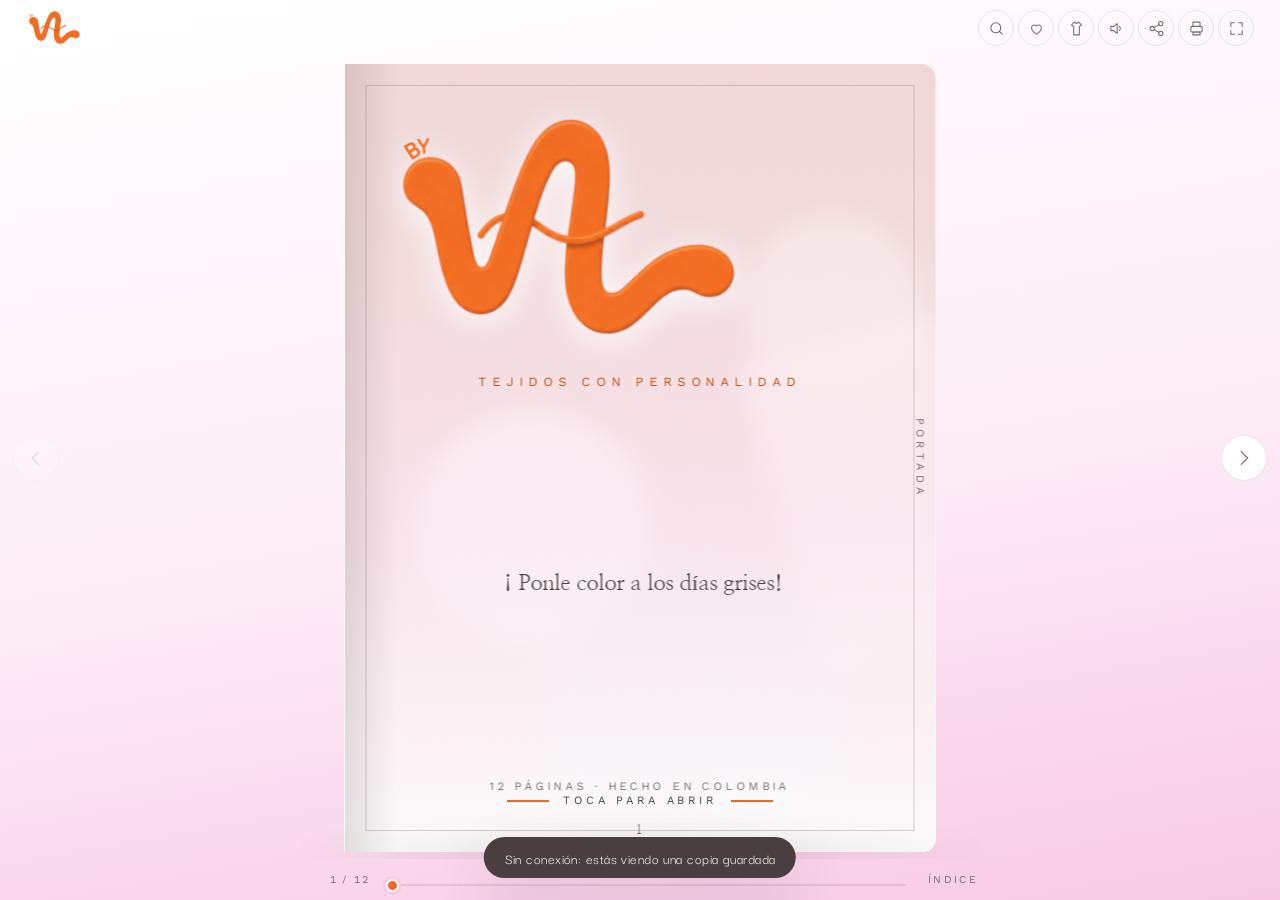
<file: index.html>
<!DOCTYPE html>
<html lang="es">
<head>
  <meta charset="UTF-8">
  <meta name="viewport" content="width=device-width, initial-scale=1, viewport-fit=cover">
  <title>Revista — Catálogo de moda</title>
  <meta name="description" content="Catálogo de ropa femenina en formato de revista digital: pasa las hojas, mira los looks y pide por WhatsApp.">
  <meta name="theme-color" content="#EDA2D5">

  <!-- Open Graph / vista previa al compartir el enlace -->
  <meta property="og:type" content="website">
  <meta property="og:title" content="Revista — Catálogo de moda">
  <meta property="og:description" content="Pasa las hojas y descubre la nueva temporada.">
  <meta property="og:image" content="assets/og-preview.svg">
  <meta property="og:locale" content="es_CO">
  <meta name="twitter:card" content="summary_large_image">

  <link rel="icon" href="assets/favicon.png" type="image/png">
  <link rel="manifest" href="manifest.json">
  <link rel="apple-touch-icon" href="assets/icono-192.png">

  <!-- Tipografías de revista -->
  <link rel="preconnect" href="https://fonts.googleapis.com">
  <link rel="preconnect" href="https://fonts.gstatic.com" crossorigin>
  <!-- Las mismas tipografías que usa byvalstore.com -->
  <link href="https://fonts.googleapis.com/css2?family=Caveat:wght@500;700&family=Darker+Grotesque:wght@300..700&family=Nanum+Myeongjo:wght@400;700&family=Work+Sans:wght@300..500&display=swap" rel="stylesheet">

  <link rel="stylesheet" href="css/magazine.css">
</head>
<body>

<!-- ══════════ PANTALLA DE CARGA ══════════ -->
<div class="cargando" id="cargando" role="status" aria-live="polite">
  <img class="cargando__logo" src="assets/logo-byval.png" alt="BY VAL">
  <p class="cargando__texto">Preparando la revista…</p>
  <div class="cargando__barra"><span></span></div>
</div>

<!-- ══════════ ESCENA DE LA REVISTA ══════════ -->
<main class="escena" id="escena" hidden>

  <!-- Barra superior -->
  <header class="barra barra--arriba">
    <div class="barra__marca" id="marcaCabecera"><img src="assets/logo-byval.png" alt="BY VAL"></div>
    <nav class="barra__acciones" aria-label="Acciones de la revista">
      <button class="icono" id="btnBuscar" aria-label="Buscar en la revista" title="Buscar (B)">
        <svg viewBox="0 0 24 24" aria-hidden="true"><circle cx="11" cy="11" r="7"/><path d="M20 20l-3.5-3.5"/></svg>
      </button>
      <button class="icono" id="btnDeseos" aria-label="Ver mi lista de deseos" title="Favoritos (F)">
        <svg viewBox="0 0 24 24" aria-hidden="true"><path d="M12 20s-7-4.35-7-9a4 4 0 0 1 7-2.65A4 4 0 0 1 19 11c0 4.65-7 9-7 9z"/></svg>
        <span class="icono__globo" id="contadorDeseos" hidden>0</span>
      </button>
      <button class="icono" id="btnLook" aria-label="Modo prueba de estilo" title="Arma tu look (L)">
        <svg viewBox="0 0 24 24" aria-hidden="true"><path d="M9 3l3 2 3-2 4 4-3 2v12H8V9L5 7z"/></svg>
      </button>
      <button class="icono" id="btnSonido" aria-label="Silenciar sonido de páginas" title="Sonido (M)">
        <svg viewBox="0 0 24 24" aria-hidden="true"><path d="M4 9v6h4l5 4V5L8 9z"/><path class="ondas" d="M16 9a4 4 0 0 1 0 6"/></svg>
      </button>
      <button class="icono" id="btnCompartir" aria-label="Compartir la revista" title="Compartir">
        <svg viewBox="0 0 24 24" aria-hidden="true"><circle cx="18" cy="5" r="3"/><circle cx="6" cy="12" r="3"/><circle cx="18" cy="19" r="3"/><path d="M8.6 13.5l6.8 4M15.4 6.5l-6.8 4"/></svg>
      </button>
      <button class="icono" id="btnImprimir" aria-label="Versión para imprimir o guardar en PDF" title="Imprimir / PDF">
        <svg viewBox="0 0 24 24" aria-hidden="true"><path d="M7 9V3h10v6"/><rect x="4" y="9" width="16" height="8" rx="2"/><path d="M7 17h10v4H7z"/></svg>
      </button>
      <button class="icono" id="btnPantalla" aria-label="Pantalla completa" title="Pantalla completa (P)">
        <svg viewBox="0 0 24 24" aria-hidden="true"><path d="M4 9V4h5M20 9V4h-5M4 15v5h5M20 15v5h-5"/></svg>
      </button>
    </nav>
  </header>

  <!-- Zona del libro -->
  <div class="escenario" id="escenario">
    <button class="flecha flecha--izq" id="flechaIzq" aria-label="Página anterior">
      <svg viewBox="0 0 24 24" aria-hidden="true"><path d="M15 5l-7 7 7 7"/></svg>
    </button>

    <!-- El motor de flipbook inyecta las hojas dentro de #libro -->
    <div class="libro-marco" id="libroMarco">
      <div class="libro" id="libro" tabindex="0" role="region"
           aria-roledescription="revista" aria-label="Revista digital: usa las flechas para pasar las páginas"></div>
      <div class="libro__sombra" aria-hidden="true"></div>
    </div>

    <button class="flecha flecha--der" id="flechaDer" aria-label="Página siguiente">
      <svg viewBox="0 0 24 24" aria-hidden="true"><path d="M9 5l7 7-7 7"/></svg>
    </button>

    <!-- Capa de pétalos del easter egg -->
    <div class="petalos" id="petalos" aria-hidden="true"></div>
  </div>

  <!-- Barra inferior: deslizador de páginas -->
  <footer class="barra barra--abajo">
    <span class="barra__folio" id="folio">1 / 12</span>
    <div class="deslizador" id="deslizador">
      <input type="range" id="rangoPaginas" min="0" max="11" value="0" step="1"
             aria-label="Ir a una página de la revista">
      <div class="miniatura" id="miniatura" hidden aria-hidden="true"></div>
    </div>
    <button class="texto-boton" id="btnIndice">Índice</button>
  </footer>
</main>

<!-- ══════════ CAPA DE APERTURA (toca para abrir) ══════════ -->
<div class="invitacion" id="invitacion" hidden>
  <button class="invitacion__boton" id="btnAbrir">
    <span class="invitacion__linea"></span>
    Toca para abrir
    <span class="invitacion__linea"></span>
  </button>
</div>

<!-- ══════════ MODALES ══════════ -->
<div class="modal" id="modalBuscar" role="dialog" aria-modal="true" aria-labelledby="tituloBuscar" hidden>
  <div class="modal__caja modal__caja--alta">
    <button class="modal__cerrar" data-cerrar aria-label="Cerrar">&times;</button>
    <h2 class="modal__titulo" id="tituloBuscar">Buscar</h2>
    <input type="search" id="campoBuscar" class="campo" placeholder="vestido, blusa, lino…" autocomplete="off">
    <ul class="resultados" id="resultadosBuscar"></ul>
  </div>
</div>

<div class="modal" id="modalDeseos" role="dialog" aria-modal="true" aria-labelledby="tituloDeseos" hidden>
  <div class="modal__caja modal__caja--alta">
    <button class="modal__cerrar" data-cerrar aria-label="Cerrar">&times;</button>
    <h2 class="modal__titulo" id="tituloDeseos">Mis favoritos</h2>
    <ul class="lista-deseos" id="listaDeseos"></ul>
    <div class="modal__pie">
      <span class="modal__total" id="totalDeseos"></span>
      <button class="boton boton--primario" id="btnDeseosWhatsapp">Enviar por WhatsApp</button>
    </div>
  </div>
</div>

<div class="modal" id="modalLook" role="dialog" aria-modal="true" aria-labelledby="tituloLook" hidden>
  <div class="modal__caja modal__caja--alta">
    <button class="modal__cerrar" data-cerrar aria-label="Cerrar">&times;</button>
    <h2 class="modal__titulo" id="tituloLook">Arma tu look</h2>
    <p class="modal__ayuda">Marca las prendas que quieres combinar y crearemos una página extra con tu conjunto.</p>
    <div class="rejilla-look" id="rejillaLook"></div>
    <div class="modal__pie">
      <span class="modal__total" id="totalLook"></span>
      <button class="boton boton--primario" id="btnCrearLook">Ver mi look</button>
    </div>
  </div>
</div>

<div class="modal" id="modalIndice" role="dialog" aria-modal="true" aria-labelledby="tituloIndiceModal" hidden>
  <div class="modal__caja">
    <button class="modal__cerrar" data-cerrar aria-label="Cerrar">&times;</button>
    <h2 class="modal__titulo" id="tituloIndiceModal">Contenido</h2>
    <ul class="resultados" id="listaIndice"></ul>
  </div>
</div>

<!-- Notificaciones -->
<div class="tostadas" id="tostadas" role="status" aria-live="polite"></div>

<!-- Contenedor de la versión imprimible -->
<div class="imprimible" id="imprimible" aria-hidden="true"></div>

<script type="module" src="js/app.js"></script>
</body>
</html>
</file>
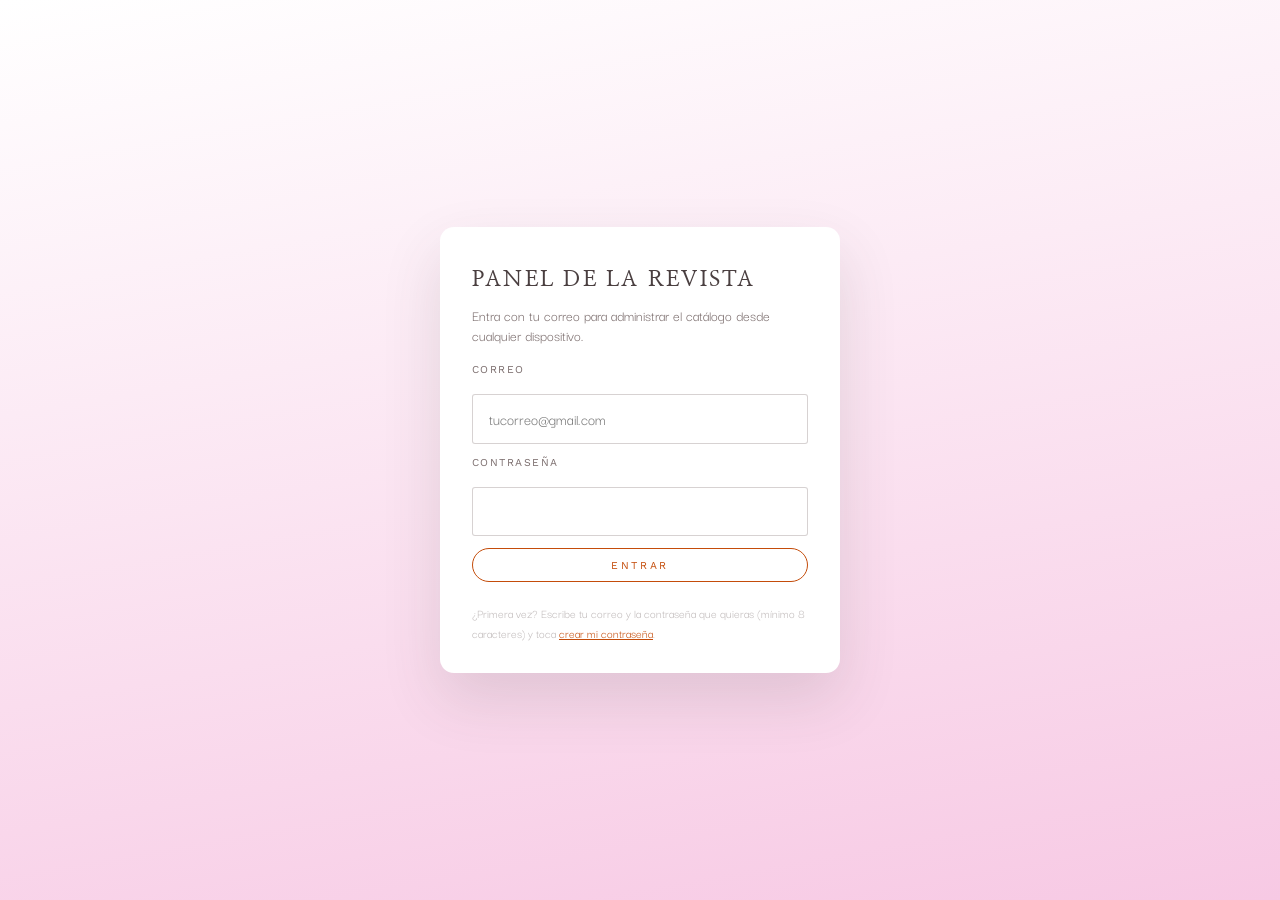
<file: admin.html>
<!DOCTYPE html>
<html lang="es">
<head>
  <meta charset="UTF-8">
  <meta name="viewport" content="width=device-width, initial-scale=1">
  <title>Panel — Revista</title>
  <meta name="robots" content="noindex, nofollow">
  <link rel="icon" href="assets/favicon.png" type="image/png">

  <link rel="preconnect" href="https://fonts.googleapis.com">
  <link rel="preconnect" href="https://fonts.gstatic.com" crossorigin>
  <link href="https://fonts.googleapis.com/css2?family=Caveat:wght@500;700&family=Darker+Grotesque:wght@300..700&family=Nanum+Myeongjo:wght@400;700&family=Work+Sans:wght@300..500&display=swap" rel="stylesheet">

  <!-- magazine.css primero: la vista previa usa exactamente los mismos estilos que la revista -->
  <link rel="stylesheet" href="css/magazine.css">
  <link rel="stylesheet" href="css/admin.css">
</head>
<body class="admin">

<!-- ══════════ LOGIN ══════════ -->
<!-- Acceso real contra Supabase. La contraseña nunca viaja en el código ni
     se guarda en el navegador: solo se guarda el permiso de sesión, que
     caduca y se renueva solo. Quién puede editar lo decide la base de datos
     según el correo (ver sql/supabase.sql). -->
<section class="acceso" id="acceso">
  <form class="acceso__caja" id="formAcceso" autocomplete="on">
    <h1 class="acceso__titulo">Panel de la revista</h1>
    <p class="acceso__ayuda">Entra con tu correo para administrar el catálogo desde cualquier dispositivo.</p>

    <label class="campo-rotulo" for="correoAcceso">Correo</label>
    <input class="campo" type="email" id="correoAcceso" required
           autocomplete="username" placeholder="tucorreo@gmail.com">

    <label class="campo-rotulo" for="claveAcceso">Contraseña</label>
    <input class="campo" type="password" id="claveAcceso" required autocomplete="current-password">

    <p class="acceso__error" id="errorAcceso" hidden></p>
    <button class="boton boton--primario" type="submit">Entrar</button>

    <p class="acceso__nota">
      ¿Primera vez? Escribe tu correo y la contraseña que quieras (mínimo 8 caracteres)
      y toca <button type="button" class="enlace-texto" id="btnCrearClave">crear mi contraseña</button>.
    </p>
  </form>
</section>

<!-- ══════════ PANEL ══════════ -->
<div class="panel" id="panel" hidden>

  <aside class="lateral">
    <div class="lateral__marca">
      <span id="marcaLateral">Revista</span>
      <small>Panel</small>
    </div>
    <nav class="menu" aria-label="Secciones del panel">
      <button class="menu__item activo" data-vista="tablero">Resumen</button>
      <button class="menu__item" data-vista="productos">Productos</button>
      <button class="menu__item" data-vista="revista">Revista</button>
      <button class="menu__item" data-vista="ajustes">Ajustes</button>
      <button class="menu__item" data-vista="datos">Respaldo</button>
    </nav>
    <div class="lateral__pie">
      <span class="enlace-sutil" id="correoSesion"></span>
      <a class="enlace-sutil" href="index.html" target="_blank" rel="noopener">Ver la revista ↗</a>
      <button class="enlace-sutil" id="btnSalir">Cerrar sesión</button>
    </div>
  </aside>

  <main class="contenido">

    <!-- ── RESUMEN ── -->
    <section class="vista activa" id="vista-tablero">
      <header class="vista__cabecera">
        <h2>Resumen</h2>
        <p>Cómo va tu catálogo hoy.</p>
      </header>

      <div class="tarjetas" id="tarjetasResumen"></div>

      <div class="dos-columnas">
        <div class="bloque">
          <h3 class="bloque__titulo">Lo más mirado</h3>
          <ol class="ranking" id="rankingProductos"></ol>
        </div>
        <div class="bloque">
          <h3 class="bloque__titulo">Páginas más vistas</h3>
          <ol class="ranking" id="rankingPaginas"></ol>
        </div>
      </div>
    </section>

    <!-- ── PRODUCTOS ── -->
    <section class="vista" id="vista-productos">
      <header class="vista__cabecera">
        <h2>Productos</h2>
        <p>Crea, edita y organiza las prendas del catálogo.</p>
        <button class="boton boton--primario" id="btnNuevoProducto">Nueva prenda</button>
      </header>

      <div class="productos-diseno">
        <div class="bloque bloque--lista">
          <input class="campo campo--busca" type="search" id="filtroProductos" placeholder="Buscar prenda…">
          <ul class="lista-productos" id="listaProductos"></ul>
        </div>

        <div class="bloque bloque--editor" id="editorProducto" hidden>
          <form id="formProducto" autocomplete="off">
            <div class="editor-columnas">

              <div class="editor-campos">
                <div class="fila">
                  <label class="campo-rotulo" for="pNombre">Nombre</label>
                  <input class="campo" id="pNombre" required maxlength="60">
                </div>

                <div class="fila">
                  <label class="campo-rotulo" for="pCorta">
                    Descripción breve <span class="contador" id="contadorCorta">0/90</span>
                  </label>
                  <input class="campo" id="pCorta" maxlength="90">
                </div>

                <div class="fila">
                  <label class="campo-rotulo" for="pLarga">Descripción larga</label>
                  <textarea class="campo" id="pLarga" rows="4"></textarea>
                </div>

                <div class="fila fila--doble">
                  <div>
                    <label class="campo-rotulo" for="pPrecio">Precio</label>
                    <input class="campo" id="pPrecio" type="number" min="0" step="1000" required>
                  </div>
                  <div>
                    <label class="campo-rotulo" for="pAntes">Precio anterior</label>
                    <input class="campo" id="pAntes" type="number" min="0" step="1000">
                  </div>
                </div>

                <div class="fila fila--doble">
                  <div>
                    <label class="campo-rotulo" for="pCategoria">Categoría</label>
                    <input class="campo" id="pCategoria" list="categorias">
                    <datalist id="categorias"></datalist>
                  </div>
                  <div>
                    <label class="campo-rotulo" for="pStock">Stock</label>
                    <input class="campo" id="pStock" type="number" min="0" step="1">
                  </div>
                </div>

                <div class="fila">
                  <label class="campo-rotulo" for="pTallas">Tallas <small>(separadas por coma)</small></label>
                  <input class="campo" id="pTallas" placeholder="XS, S, M, L">
                </div>

                <div class="fila">
                  <span class="campo-rotulo">Colores</span>
                  <div class="colores-editor" id="coloresEditor"></div>
                  <div class="color-nuevo">
                    <input type="color" id="colorHex" value="#E8829B" aria-label="Elegir color">
                    <input class="campo" id="colorNombre" placeholder="Nombre del color">
                    <button class="boton boton--linea" type="button" id="btnAgregarColor">Agregar</button>
                  </div>
                </div>

                <div class="fila fila--doble">
                  <div>
                    <label class="campo-rotulo" for="pEtiqueta">Etiqueta</label>
                    <select class="campo" id="pEtiqueta">
                      <option value="">Sin etiqueta</option>
                      <option>Nuevo</option>
                      <option>Últimas unidades</option>
                      <option>Oferta</option>
                    </select>
                  </div>
                  <div>
                    <span class="campo-rotulo">Visible</span>
                    <label class="interruptor">
                      <input type="checkbox" id="pVisible" checked>
                      <span></span> Se muestra en la revista
                    </label>
                  </div>
                </div>

                <div class="fila">
                  <span class="campo-rotulo">Fotos</span>
                  <div class="soltar" id="zonaSoltar" tabindex="0" role="button"
                       aria-label="Arrastra fotos aquí o toca para elegirlas">
                    <p>Arrastra tus fotos aquí</p>
                    <small>o toca para elegirlas · se ajustan solas a 1600 px</small>
                    <input type="file" id="archivoFotos" accept="image/*" multiple hidden>
                  </div>
                  <ul class="galeria" id="galeriaFotos"></ul>
                </div>

                <div class="acciones-editor">
                  <button class="boton boton--primario" type="submit">Guardar</button>
                  <button class="boton boton--linea" type="button" id="btnDuplicarProducto">Duplicar</button>
                  <button class="boton boton--peligro" type="button" id="btnBorrarProducto">Eliminar</button>
                  <button class="boton boton--linea" type="button" id="btnCancelarProducto">Cerrar</button>
                </div>
              </div>

              <div class="editor-vista">
                <span class="campo-rotulo">Vista previa en vivo</span>
                <div class="marco-previa">
                  <div class="previa" id="previaProducto"></div>
                </div>
              </div>

            </div>
          </form>
        </div>
      </div>
    </section>

    <!-- ── REVISTA (constructor de páginas) ── -->
    <section class="vista" id="vista-revista">
      <header class="vista__cabecera">
        <h2>Revista</h2>
        <p>Arrastra las páginas para cambiar el orden. El número de página se recalcula solo.</p>
        <button class="boton boton--primario" id="btnAgregarPagina">+ Nueva hoja</button>
      </header>

      <div class="dos-columnas dos-columnas--revista">
        <ol class="lista-paginas" id="listaPaginas"></ol>
        <div class="bloque bloque--editor" id="editorPagina" hidden>
          <h3 class="bloque__titulo" id="tituloEditorPagina">Página</h3>
          <div class="fila">
            <label class="campo-rotulo" for="pgSeccion">Nombre de la sección</label>
            <input class="campo" id="pgSeccion">
          </div>
          <div class="fila" data-solo="portada indice doble">
            <label class="campo-rotulo" for="pgTitulo">Título</label>
            <input class="campo" id="pgTitulo">
          </div>
          <div class="fila" data-solo="doble">
            <label class="campo-rotulo" for="pgSubtitulo">Subtítulo</label>
            <input class="campo" id="pgSubtitulo">
          </div>
          <div class="fila" data-solo="obsoleto">
            <label class="campo-rotulo" for="pgCita">Frase destacada</label>
            <input class="campo" id="pgCita">
          </div>
          <div class="fila" data-solo="obsoleto">
            <label class="campo-rotulo" for="pgTexto">Texto</label>
            <textarea class="campo" id="pgTexto" rows="5"></textarea>
          </div>
          <div class="fila" data-solo="obsoleto">
            <label class="campo-rotulo" for="pgFirma">Firma</label>
            <input class="campo" id="pgFirma">
          </div>
          <div class="fila" data-solo="producto">
            <label class="campo-rotulo" for="pgProducto">Prenda de esta página</label>
            <select class="campo" id="pgProducto"></select>
          </div>
          <div class="fila" data-solo="doble">
            <span class="campo-rotulo">Prendas del lookbook (hasta 4)</span>
            <div class="selector-multiple" id="pgProductos"></div>
          </div>
          <div class="fila" data-solo="portada editorial contraportada">
            <span class="campo-rotulo">Foto de fondo</span>
            <div class="soltar soltar--chica" id="zonaSoltarPagina" tabindex="0" role="button"
                 aria-label="Arrastra una foto de fondo">
              <p>Arrastra una foto</p>
              <input type="file" id="archivoPagina" accept="image/*" hidden>
            </div>
            <div class="previa-fondo" id="previaFondoPagina"></div>
          </div>
          <!-- ── COMPOSITOR EDITORIAL ── -->
          <div class="fila" data-solo="editorial">
            <span class="campo-rotulo">Diseño de la página</span>

            <div class="compositor">
              <div class="compositor__lienzo" id="lienzoEditor" tabindex="0"
                   aria-label="Lienzo de la página: arrastra los bloques para moverlos"></div>

              <div class="compositor__barra">
                <button class="boton boton--linea" type="button" id="btnCambiarDiseno">Cambiar diseño de la hoja</button>
                <button class="boton boton--linea" type="button" id="btnAgregarTexto">+ Texto</button>
                <button class="boton boton--linea" type="button" id="btnAgregarFoto">+ Foto</button>
              </div>

              <div class="compositor__fondo">
                <div class="fila--doble">
                  <div>
                    <label class="campo-rotulo" for="fondoColor">Color de fondo</label>
                    <select class="campo" id="fondoColor"></select>
                  </div>
                  <div>
                    <label class="campo-rotulo" for="fondoVelo">Aclarar la foto de fondo</label>
                    <input class="rango" type="range" id="fondoVelo" min="0" max="90" step="5">
                  </div>
                </div>
              </div>

              <!-- Controles del bloque seleccionado -->
              <div class="inspector" id="inspector" hidden>
                <div class="inspector__cabecera">
                  <strong id="inspectorTitulo">Bloque</strong>
                  <span class="inspector__acciones">
                    <button class="mini" type="button" id="btnBloqueAtras" title="Enviar atrás">⤓</button>
                    <button class="mini" type="button" id="btnBloqueFrente" title="Traer al frente">⤒</button>
                    <button class="mini" type="button" id="btnBloqueCopiar" title="Duplicar">⧉</button>
                    <button class="mini mini--peligro" type="button" id="btnBloqueBorrar" title="Eliminar">🗑</button>
                  </span>
                </div>

                <div data-bloque="texto">
                  <label class="campo-rotulo" for="bqTexto">Texto <small>(Enter parte la línea)</small></label>
                  <textarea class="campo" id="bqTexto" rows="3"></textarea>
                  <div class="fila--doble" style="margin-top:12px">
                    <div>
                      <label class="campo-rotulo" for="bqEstilo">Tipografía</label>
                      <select class="campo" id="bqEstilo"></select>
                    </div>
                    <div>
                      <label class="campo-rotulo" for="bqColor">Color de letra</label>
                      <select class="campo" id="bqColor"></select>
                    </div>
                  </div>
                  <div class="fila--doble" style="margin-top:12px">
                    <div>
                      <label class="campo-rotulo" for="bqTam">Tamaño <span id="valTam"></span></label>
                      <input class="rango" type="range" id="bqTam" min="1" max="30" step="0.5">
                    </div>
                    <div>
                      <label class="campo-rotulo" for="bqAlinear">Alineación</label>
                      <select class="campo" id="bqAlinear"></select>
                    </div>
                  </div>
                </div>

                <div data-bloque="foto">
                  <label class="campo-rotulo">Foto del bloque</label>
                  <div class="soltar soltar--chica" id="zonaSoltarBloque" tabindex="0" role="button"
                       aria-label="Arrastra una foto para este bloque">
                    <p>Arrastra una foto o toca aquí</p>
                    <input type="file" id="archivoBloque" accept="image/*" hidden>
                  </div>
                  <p class="bloque__texto" style="margin:8px 0 0">
                    Toca sobre la foto en el lienzo para elegir qué parte se ve.
                  </p>
                  <label class="interruptor" style="margin-top:10px">
                    <input type="checkbox" id="bqRedondo"><span></span> Recortar en círculo
                  </label>
                </div>

                <div class="fila--doble" style="margin-top:12px">
                  <div>
                    <label class="campo-rotulo" for="bqAncho">Ancho <span id="valAncho"></span></label>
                    <input class="rango" type="range" id="bqAncho" min="5" max="100" step="1">
                  </div>
                  <div>
                    <label class="campo-rotulo" for="bqRotar">Inclinación <span id="valRotar"></span></label>
                    <input class="rango" type="range" id="bqRotar" min="-20" max="20" step="1">
                  </div>
                </div>
                <div data-bloque="foto">
                  <label class="campo-rotulo" for="bqAlto">Alto <span id="valAlto"></span></label>
                  <input class="rango" type="range" id="bqAlto" min="5" max="100" step="1">
                </div>
              </div>
            </div>
          </div>

          <div class="fila">
            <label class="interruptor">
              <input type="checkbox" id="pgVisible" checked>
              <span></span> Página publicada
            </label>
          </div>
          <div class="acciones-editor">
            <button class="boton boton--primario" id="btnGuardarPagina">Guardar página</button>
            <button class="boton boton--linea" id="btnCerrarPagina">Cerrar</button>
          </div>
        </div>
      </div>
    </section>

    <!-- ── AJUSTES ── -->
    <section class="vista" id="vista-ajustes">
      <header class="vista__cabecera">
        <h2>Ajustes</h2>
        <p>Datos de tu marca y de contacto.</p>
      </header>

      <form class="bloque bloque--formulario" id="formAjustes" autocomplete="off">
        <div class="fila fila--doble">
          <div><label class="campo-rotulo" for="cMarca">Nombre de la marca</label><input class="campo" id="cMarca"></div>
          <div><label class="campo-rotulo" for="cTemporada">Temporada</label><input class="campo" id="cTemporada"></div>
        </div>
        <div class="fila">
          <label class="campo-rotulo" for="cLema">Lema de portada</label><input class="campo" id="cLema">
        </div>
        <div class="fila fila--doble">
          <div>
            <label class="campo-rotulo" for="cWhatsapp">WhatsApp <small>(indicativo + número, sin espacios)</small></label>
            <input class="campo" id="cWhatsapp" inputmode="numeric" placeholder="573001234567">
          </div>
          <div><label class="campo-rotulo" for="cCorreo">Correo</label><input class="campo" id="cCorreo" type="email"></div>
        </div>
        <div class="fila">
          <label class="campo-rotulo" for="cMensaje">
            Mensaje de WhatsApp <small>puedes usar {marca}, {producto} y {precio}</small>
          </label>
          <input class="campo" id="cMensaje">
        </div>
        <div class="fila fila--doble">
          <div><label class="campo-rotulo" for="cInstagram">Instagram</label><input class="campo" id="cInstagram"></div>
          <div><label class="campo-rotulo" for="cTiktok">TikTok</label><input class="campo" id="cTiktok"></div>
        </div>
        <div class="fila fila--doble">
          <div><label class="campo-rotulo" for="cCiudad">Ciudad</label><input class="campo" id="cCiudad"></div>
          <div><label class="campo-rotulo" for="cHorarios">Horarios</label><input class="campo" id="cHorarios"></div>
        </div>
        <div class="fila fila--doble">
          <div>
            <label class="campo-rotulo" for="cSonido">Sonido al pasar la hoja</label>
            <div style="display:flex; gap:8px">
              <select class="campo" id="cSonido">
                <option value="suave">Suave — hoja fina, discreto</option>
                <option value="revista">Revista — papel satinado, crujiente</option>
                <option value="grueso">Grueso — cartulina, más grave</option>
              </select>
              <button class="boton boton--linea" type="button" id="btnProbarSonido">Probar</button>
            </div>
          </div>
          <div>
            <label class="campo-rotulo" for="cMoneda">Moneda</label>
            <select class="campo" id="cMoneda">
              <option value="COP">Peso colombiano (COP)</option>
              <option value="MXN">Peso mexicano (MXN)</option>
              <option value="ARS">Peso argentino (ARS)</option>
              <option value="CLP">Peso chileno (CLP)</option>
              <option value="PEN">Sol peruano (PEN)</option>
              <option value="USD">Dólar (USD)</option>
              <option value="EUR">Euro (EUR)</option>
            </select>
          </div>
        </div>

        <div class="acciones-editor">
          <button class="boton boton--primario" type="submit">Guardar ajustes</button>
        </div>
      </form>

      <div class="bloque bloque--formulario" style="margin-top:22px">
        <h3 class="bloque__titulo">Cambiar mi contraseña</h3>
        <p class="bloque__texto">
          Es la que usas para entrar a este panel desde cualquier dispositivo.
        </p>
        <div class="fila fila--doble">
          <div>
            <label class="campo-rotulo" for="cClaveNueva">Nueva contraseña</label>
            <input class="campo" id="cClaveNueva" type="password" autocomplete="new-password">
          </div>
          <div>
            <label class="campo-rotulo" for="cClaveNueva2">Repítela</label>
            <input class="campo" id="cClaveNueva2" type="password" autocomplete="new-password">
          </div>
        </div>
        <div class="acciones-editor">
          <button class="boton boton--linea" type="button" id="btnCambiarClave">Cambiar contraseña</button>
        </div>
      </div>
    </section>

    <!-- ── RESPALDO ── -->
    <section class="vista" id="vista-datos">
      <header class="vista__cabecera">
        <h2>Respaldo</h2>
        <p>Copias de seguridad de tu catálogo.</p>
      </header>

      <div class="bloque" style="margin-bottom:22px">
        <h3 class="bloque__titulo">Todo se publica solo</h3>
        <p class="bloque__texto">
          Tu catálogo vive en la nube. Cada cambio que guardas aquí se ve
          <strong>al instante</strong> en el link de tus clientas, sin subir
          archivos ni volver a publicar la carpeta. Y puedes entrar a este panel
          desde el celular, la tablet o cualquier computador con tu correo.
        </p>
        <p class="bloque__texto" id="estadoNube"></p>
      </div>

      <div class="dos-columnas">
        <div class="bloque">
          <h3 class="bloque__titulo">Exportar</h3>
          <p class="bloque__texto">Descarga un archivo <code>.json</code> con productos, páginas y ajustes. Las fotos se quedan en la nube.</p>
          <button class="boton boton--primario" id="btnExportar">Descargar respaldo</button>
        </div>
        <div class="bloque">
          <h3 class="bloque__titulo">Importar</h3>
          <p class="bloque__texto">Reemplaza el contenido actual con el de un respaldo.</p>
          <input type="file" id="archivoImportar" accept="application/json" hidden>
          <button class="boton boton--linea" id="btnImportar">Elegir archivo…</button>
        </div>
      </div>

      <div class="bloque bloque--peligro">
        <h3 class="bloque__titulo">Volver al contenido de ejemplo</h3>
        <p class="bloque__texto">Borra tus productos y páginas y deja la revista como venía al principio.</p>
        <button class="boton boton--peligro" id="btnRestablecer">Restablecer</button>
      </div>
    </section>

  </main>
</div>


<!-- ══════════ ELEGIR DISEÑO DE HOJA ══════════ -->
<div class="modal" id="modalDisenos" role="dialog" aria-modal="true" aria-labelledby="tituloDisenos" hidden>
  <div class="modal__caja modal__caja--ancha">
    <button class="modal__cerrar" data-cerrar aria-label="Cerrar">&times;</button>
    <h2 class="modal__titulo" id="tituloDisenos">¿Cómo quieres esta hoja?</h2>
    <p class="modal__ayuda" id="ayudaDisenos">Elige un punto de partida. Después mueves las fotos y el texto a tu gusto.</p>
    <div class="disenos" id="rejillaDisenos"></div>
  </div>
</div>

<!-- ══════════ MODAL DE RECORTE ══════════ -->
<div class="modal" id="modalRecorte" role="dialog" aria-modal="true" aria-labelledby="tituloRecorte" hidden>
  <div class="modal__caja">
    <button class="modal__cerrar" data-cerrar aria-label="Cerrar">&times;</button>
    <h2 class="modal__titulo" id="tituloRecorte">Ajusta la foto</h2>
    <p class="modal__ayuda">Arrastra la imagen para elegir qué parte se ve. Relación de revista 3:4.</p>
    <div class="recorte" id="marcoRecorte">
      <img id="imgRecorte" alt="Foto que estás recortando">
    </div>
    <label class="campo-rotulo" for="zoomRecorte">Acercar</label>
    <input type="range" id="zoomRecorte" min="100" max="260" value="100" class="rango">
    <div class="modal__pie">
      <span class="modal__total" id="infoRecorte"></span>
      <button class="boton boton--primario" id="btnAplicarRecorte">Usar esta foto</button>
    </div>
  </div>
</div>

<!-- ══════════ MODAL DE CONFIRMACIÓN ══════════ -->
<div class="modal" id="modalConfirmar" role="dialog" aria-modal="true" aria-labelledby="tituloConfirmar" hidden>
  <div class="modal__caja modal__caja--angosta">
    <h2 class="modal__titulo" id="tituloConfirmar">¿Seguro?</h2>
    <p class="modal__ayuda" id="textoConfirmar"></p>
    <div class="modal__pie modal__pie--derecha">
      <button class="boton boton--linea" id="btnNo">Cancelar</button>
      <button class="boton boton--peligro" id="btnSi">Sí, continuar</button>
    </div>
  </div>
</div>

<div class="tostadas" id="tostadas" role="status" aria-live="polite"></div>

<script type="module" src="js/admin.js"></script>
</body>
</html>
</file>
<file: css/magazine.css>
/* ═══════════════════════════════════════════════════════════════
   REVISTA DIGITAL — maquetación y motor visual de páginas
   Identidad tomada de byvalstore.com: fondo claro, tipografía
   Nanum Myeongjo + Darker Grotesque, rosa palo y grises cálidos.
   Todos los colores viven en :root. No escribir colores sueltos.
   ═══════════════════════════════════════════════════════════════ */

:root{
  /* ── Paleta BY VAL, en clave pastel ────────────────────────── */
  --naranja:     #F06820;   /* EL naranja del logo, medido del archivo */
  --naranja-leer:#C44C0A;   /* el mismo, más profundo, para texto pequeño */
  --rosa-marca:  #EDA2D5;   /* el rosa del logo */
  --rosa-palo:   #F7C9E4;   /* rosa suave de la marca */
  --rosa-claro:  #FDEAF6;   /* fondos muy suaves */
  --crema:       #FDF6F0;   /* blanco cálido */
  --lila:        #E9DDF3;   /* pastel */
  --cielo:       #DCE8F5;   /* pastel */
  --menta:       #DFEEE5;   /* pastel */
  --mantequilla: #FBEBCB;   /* pastel */
  --gris-marca:  #7A6C6C;   /* secundario, rótulos, botones */
  --tinta:       #4A3F40;   /* texto principal */
  --papel:       #FFFFFF;   /* la hoja de la revista */
  --acento:      #C44C0A;   /* naranja legible: precios y énfasis */
  --vivo:        #F06820;   /* el naranja pleno, para bloques y etiquetas */

  /* ── Derivados con transparencia (siempre por variable) ────── */
  --tinta-04: rgba(74,63,64,.04);
  --tinta-08: rgba(74,63,64,.08);
  --tinta-14: rgba(74,63,64,.14);
  --tinta-22: rgba(74,63,64,.22);
  --tinta-40: rgba(74,63,64,.40);
  --tinta-60: rgba(74,63,64,.60);
  --tinta-85: rgba(74,63,64,.85);

  --papel-14: rgba(255,255,255,.14);
  --papel-40: rgba(255,255,255,.40);
  --papel-70: rgba(255,255,255,.70);
  --papel-92: rgba(255,255,255,.92);

  --rosa-40:  rgba(247,201,228,.40);
  --rosa-75:  rgba(247,201,228,.75);
  --naranja-15: rgba(240,104,32,.15);
  --gris-14:  rgba(122,108,108,.16);
  --gris-28:  rgba(122,108,108,.30);
  --gris-45:  rgba(122,108,108,.48);

  /* Velo claro sobre las fotos: aclara en vez de oscurecer */
  --velo-claro: linear-gradient(to top,
                  rgba(255,255,255,.92) 0%,
                  rgba(253,234,246,.66) 42%,
                  rgba(255,255,255,.10) 78%,
                  transparent 100%);
  --velo-modal: rgba(74,63,64,.32);

  /* Fondo de la escena: blanco que cae en rosa palo */
  --fondo-a: #FFFFFF;
  --fondo-b: #FDEDF7;
  --fondo-c: #F7C9E4;

  /* Sombras suaves, nunca duras */
  --sombra-suave: 0 10px 30px var(--tinta-08);
  --sombra-libro: 0 26px 60px var(--tinta-14);

  /* ── Medidas y ritmo ───────────────────────────────────────── */
  --dur-hoja: 800ms;
  --ease-hoja: cubic-bezier(.645,.045,.355,1);
  --radio: 3px;
  --radio-suave: 14px;

  /* Alto que ocupan las barras de arriba y abajo. Bájalo si quieres
     la revista todavía más grande; súbelo si te queda apretada. */
  --cromo: 112px;

  /* ── Tipografías BY VAL ────────────────────────────────────── */
  --serif:    "Nanum Myeongjo", Georgia, serif;      /* titulares de revista */
  --sans:     "Darker Grotesque", system-ui, sans-serif;  /* texto corrido */
  --etiqueta: "Work Sans", system-ui, sans-serif;    /* rótulos en mayúsculas */
  --mano:     "Caveat", "Segoe Script", cursive;     /* caligrafía */

  color-scheme: light;
}

/* Propiedad animable que impulsa la sombra dinámica de la hoja */
@property --p{ syntax:'<number>'; inherits:true; initial-value:0; }

*, *::before, *::after{ box-sizing:border-box; }

/* Varias reglas de abajo usan display:grid/flex, que le ganaría al atributo
   [hidden]. Esta línea garantiza que "hidden" siempre esconda de verdad. */
[hidden]{ display:none !important; }

html,body{ height:100%; }

body{
  margin:0;
  font-family:var(--sans);
  font-size:17px;                     /* Darker Grotesque es estrecha: pide cuerpo */
  color:var(--tinta);
  background:linear-gradient(170deg, var(--fondo-a) 0%, var(--fondo-b) 55%, var(--fondo-c) 100%);
  overflow:hidden;
  -webkit-tap-highlight-color:transparent;
}

button{ font-family:inherit; color:inherit; }

:focus-visible{
  outline:2px solid var(--acento);
  outline-offset:3px;
  border-radius:var(--radio);
}

/* ═══════════ PANTALLA DE CARGA ═══════════ */
.cargando{
  position:fixed; inset:0; z-index:90;
  display:grid; place-content:center; justify-items:center; gap:22px;
  background:linear-gradient(160deg, var(--rosa-claro), var(--rosa-palo));
  transition:opacity .6s ease, visibility .6s;
}
.cargando.oculta{ opacity:0; visibility:hidden; }
.cargando__logo{
  width:min(230px, 55vw); height:auto; display:block;
  animation:entrarLogo 1.1s var(--ease-hoja) both;
}
@keyframes entrarLogo{
  from{ opacity:0; transform:scale(.86) rotate(-4deg); }
  to{ opacity:1; transform:none; }
}
.cargando__texto{
  margin:0; font-family:var(--etiqueta);
  font-size:.72rem; letter-spacing:.32em; text-transform:uppercase;
  color:var(--naranja-leer);
}
.cargando__barra{ width:180px; height:3px; background:var(--papel-70); overflow:hidden; border-radius:3px; }
.cargando__barra span{
  display:block; height:100%; width:40%; background:var(--naranja);
  animation:correr 1.2s ease-in-out infinite;
}
@keyframes correr{ 0%{transform:translateX(-100%)} 100%{transform:translateX(350%)} }

/* ═══════════ ESTRUCTURA GENERAL ═══════════ */
.escena{
  position:fixed; inset:0;
  display:grid; grid-template-rows:auto 1fr auto;
  opacity:0; transition:opacity .5s ease;
}
.escena.visible{ opacity:1; }

.barra{
  display:flex; align-items:center; gap:12px;
  padding:9px clamp(10px, 2.5vw, 26px);
  z-index:20;
}
.barra--arriba{ justify-content:space-between; }
.barra--abajo{ justify-content:center; gap:16px; }

.barra__marca{ display:flex; align-items:center; }
.barra__marca img{ height:clamp(26px, 4vw, 38px); width:auto; display:block; }
.barra__acciones{ display:flex; gap:4px; flex-wrap:wrap; justify-content:flex-end; }

.icono{
  position:relative;
  width:36px; height:36px; display:grid; place-items:center;
  border:1px solid var(--gris-14); border-radius:50%;
  background:transparent; cursor:pointer; color:var(--gris-marca);
  transition:background .25s ease, border-color .25s ease, color .25s ease;
}
.icono:hover{ background:var(--rosa-palo); border-color:var(--rosa-palo); color:var(--tinta); }
.icono svg{ width:17px; height:17px; fill:none; stroke:currentColor; stroke-width:1.5; stroke-linecap:round; stroke-linejoin:round; }
.icono.activo{ background:var(--gris-marca); border-color:var(--gris-marca); color:var(--papel); }
.icono.mudo .ondas{ opacity:.15; }
.icono__globo{
  position:absolute; top:-3px; right:-3px; min-width:17px; height:17px; padding:0 4px;
  display:grid; place-items:center; border-radius:9px;
  background:var(--acento); color:var(--papel);
  font-family:var(--etiqueta); font-size:.6rem; font-weight:500;
}

.texto-boton{
  background:none; border:none; cursor:pointer; font-family:var(--etiqueta);
  font-size:.66rem; letter-spacing:.22em; text-transform:uppercase;
  color:var(--gris-marca); transition:color .25s ease;
}
.texto-boton:hover{ color:var(--tinta); }

/* ═══════════ ESCENARIO Y LIBRO ═══════════ */
.escenario{
  position:relative;
  display:grid; place-items:center;
  padding:0 clamp(4px, 3vw, 56px);
  perspective:2600px;
  perspective-origin:50% 45%;
  overflow:hidden;
}

/* El libro toma toda la altura que le dejan las barras.
   Dos páginas 3:4 lado a lado = una proporción 3:2. */
.libro-marco{
  position:relative;
  width:min(98vw, calc((100dvh - var(--cromo)) * 1.5));
  aspect-ratio:3 / 2;
  transform-style:preserve-3d;
}

.libro{
  position:absolute; inset:0;
  transform-style:preserve-3d;
  transition:transform var(--dur-hoja) var(--ease-hoja);
  outline-offset:8px;
}
/* Libro cerrado: la portada ocupa la mitad derecha, así que corremos
   el libro media página a la izquierda para que quede centrada. */
.libro.cerrado{ transform:translateX(-25%); }
.libro.terminado{ transform:translateX(25%); }

.libro__sombra{
  position:absolute; left:8%; right:8%; bottom:-4%; height:7%;
  background:radial-gradient(50% 50% at 50% 50%, var(--tinta-22), transparent 72%);
  filter:blur(14px); pointer-events:none;
}

/* --- LA HOJA --- */
.hoja{
  position:absolute; top:0; left:50%;
  width:50%; height:100%;
  transform-origin:left center;
  transform-style:preserve-3d;
  transition:transform var(--dur-hoja) var(--ease-hoja), --p var(--dur-hoja) var(--ease-hoja);
  --p:0;
}
.hoja.pasada{ transform:rotateY(-180deg); --p:1; }
.hoja.arrastrando{ transition:none; visibility:visible !important; }
.hoja.animando{ will-change:transform; }

/* Modo móvil: una sola página por hoja, a ancho completo */
.libro.simple .hoja{ left:0; width:100%; }
.libro.simple.cerrado,
.libro.simple.terminado{ transform:none; }

.cara{
  position:absolute; inset:0;
  backface-visibility:hidden;
  -webkit-backface-visibility:hidden;
  overflow:hidden;
  background:var(--papel);
  box-shadow:inset 0 0 40px var(--tinta-04);
}
.cara--frente{ border-radius:0 var(--radio-suave) var(--radio-suave) 0; }
.cara--reverso{ transform:rotateY(180deg); border-radius:var(--radio-suave) 0 0 var(--radio-suave); }
.libro.simple .cara--frente{ border-radius:var(--radio-suave); }

/* Curvatura de papel: el lomo se oscurece hacia el centro del libro */
.cara::after{
  content:''; position:absolute; inset:0; pointer-events:none; z-index:6;
  background:linear-gradient(to left, var(--tinta-14) 0%, transparent 9%, transparent 100%);
}
.cara--frente::after{ background:linear-gradient(to right, var(--tinta-14) 0%, transparent 9%, transparent 100%); }

/* Textura de papel (ruido SVG, opacidad muy baja) */
.cara::before{
  content:''; position:absolute; inset:0; pointer-events:none; z-index:5; opacity:.035;
  background-image:url("data:image/svg+xml,%3Csvg xmlns='http://www.w3.org/2000/svg' width='140' height='140'%3E%3Cfilter id='r'%3E%3CfeTurbulence type='fractalNoise' baseFrequency='.85' numOctaves='3'/%3E%3C/filter%3E%3Crect width='140' height='140' filter='url(%23r)'/%3E%3C/svg%3E");
}

/* Sombra dinámica que barre la hoja durante el giro */
.hoja__brillo{
  position:absolute; inset:0; z-index:7; pointer-events:none;
  background:linear-gradient(to left, var(--tinta-40), transparent 55%);
  opacity:calc(var(--p) * 1.6);
}
.cara--reverso .hoja__brillo{
  background:linear-gradient(to right, var(--tinta-40), transparent 55%);
  opacity:calc((1 - var(--p)) * 1.6);
}

/* ═══════════ FLECHAS ═══════════ */
.flecha{
  position:absolute; top:50%; transform:translateY(-50%);
  width:46px; height:46px; display:grid; place-items:center;
  border:1px solid var(--gris-14); border-radius:50%;
  background:var(--papel-92); cursor:pointer; z-index:15; color:var(--gris-marca);
  transition:background .25s ease, transform .25s ease, opacity .25s ease, color .25s ease;
}
.flecha:hover{ background:var(--rosa-palo); color:var(--tinta); transform:translateY(-50%) scale(1.08); }
.flecha svg{ width:22px; height:22px; fill:none; stroke:currentColor; stroke-width:1.3; stroke-linecap:round; stroke-linejoin:round; }
.flecha--izq{ left:clamp(2px, 1vw, 14px); }
.flecha--der{ right:clamp(2px, 1vw, 14px); }
.flecha[disabled]{ opacity:.2; pointer-events:none; }

/* ═══════════ DESLIZADOR DE PÁGINAS ═══════════ */
.barra__folio{
  font-family:var(--etiqueta); font-size:.66rem; letter-spacing:.18em;
  color:var(--gris-marca); min-width:74px; text-align:right; font-variant-numeric:tabular-nums;
}
.deslizador{ position:relative; flex:1; max-width:520px; }
.deslizador input[type=range]{
  width:100%; appearance:none; background:transparent; cursor:pointer; margin:0;
}
.deslizador input[type=range]::-webkit-slider-runnable-track{ height:2px; background:var(--gris-14); }
.deslizador input[type=range]::-moz-range-track{ height:2px; background:var(--gris-14); }
.deslizador input[type=range]::-webkit-slider-thumb{
  appearance:none; width:13px; height:13px; margin-top:-5.5px; border-radius:50%;
  background:var(--naranja); border:2px solid var(--papel);
  box-shadow:0 0 0 3px var(--rosa-75);
}
.deslizador input[type=range]::-moz-range-thumb{
  width:13px; height:13px; border-radius:50%;
  background:var(--naranja); border:2px solid var(--papel);
}
.miniatura{
  position:absolute; bottom:28px; width:120px; height:160px;
  transform:translateX(-50%);
  border:1px solid var(--gris-14); border-radius:var(--radio);
  background:var(--papel); overflow:hidden; pointer-events:none;
  box-shadow:var(--sombra-suave);
}
.miniatura__lienzo{ width:600px; height:800px; transform:scale(.2); transform-origin:top left; }

/* ═══════════ INVITACIÓN A ABRIR ═══════════ */
.invitacion{
  position:fixed; inset:0; z-index:40;
  display:grid; place-items:end center; padding-bottom:9vh;
  animation:aparecer .8s ease .2s both;
  pointer-events:none;              /* deja pasar los clics a la barra de arriba */
}
@keyframes aparecer{ from{opacity:0} to{opacity:1} }
.invitacion__boton{
  pointer-events:auto;
  display:flex; align-items:center; gap:14px;
  padding:12px 24px; border:none; background:none; cursor:pointer;
  font-family:var(--etiqueta);
  font-size:.7rem; letter-spacing:.34em; text-transform:uppercase;
  color:var(--tinta);
  animation:latir 2.4s ease-in-out infinite;
}
.invitacion__linea{ width:42px; height:2px; background:var(--naranja); }
@keyframes latir{ 0%,100%{opacity:.5} 50%{opacity:1} }

/* ═══════════════════════════════════════════════════════════════
   CONTENIDO DE LAS PÁGINAS
   ═══════════════════════════════════════════════════════════════ */
.pagina{
  position:absolute; inset:0; z-index:2;
  display:flex; flex-direction:column;
  color:var(--tinta); background:var(--papel);
  container-type:inline-size;
  /* Todo el interior de la página se mide en em sobre este tamaño. El mínimo
     no puede ser muy alto: en un celular la página es angosta y, si forzamos
     letra grande, la ficha del producto crece más de lo que cabe y se corta. */
  font-size:clamp(10.5px, 2.8cqw, 19px);
}
.pagina__medio{ position:absolute; inset:0; overflow:hidden; }
.pagina__medio img{ width:100%; height:100%; object-fit:cover; display:block; }
.pagina__velo{
  position:absolute; inset:0;
  background:var(--velo-claro);
}

/* Filete fino interior de todas las páginas */
.pagina__filete{
  position:absolute; inset:3.5cqw; border:1px solid var(--gris-28);
  pointer-events:none; z-index:3;
}
/* Nombre de sección en vertical al margen */
.pagina__seccion{
  position:absolute; top:50%; left:1.6cqw; z-index:4;
  transform:translateY(-50%) rotate(180deg); writing-mode:vertical-rl;
  font-family:var(--etiqueta);
  font-size:.58em; letter-spacing:.4em; text-transform:uppercase;
  color:var(--gris-marca);
}
.pagina--par .pagina__seccion{
  left:auto; right:1.6cqw; transform:translateY(-50%); writing-mode:vertical-rl;
}
/* Número de página (folio) */
.pagina__folio{
  position:absolute; bottom:2.2cqw; left:50%; transform:translateX(-50%); z-index:4;
  font-family:var(--serif); font-size:.7em; letter-spacing:.16em; color:var(--gris-marca);
}
.pagina--oscura .pagina__seccion,
.pagina--oscura .pagina__folio{ color:var(--papel-70); }
.pagina--oscura .pagina__filete{ border-color:var(--papel-40); }

.pagina__cuerpo{
  position:relative; z-index:4; flex:1;
  display:flex; flex-direction:column;
  padding:7cqw 6.5cqw 8cqw;
}

/* --- Portada --- */
.portada{ color:var(--tinta); }
.portada__cuerpo{ justify-content:space-between; align-items:center; text-align:center; }
.portada__marca{
  cursor:pointer; background:none; border:none; padding:0;
  display:block; width:min(62cqw, 78%);
}
.portada__marca img{
  width:100%; height:auto; display:block;
  filter:drop-shadow(0 6px 18px var(--papel-92));
}
.portada__temporada{
  font-family:var(--etiqueta);
  font-size:.66em; letter-spacing:.46em; text-transform:uppercase; margin-top:1.4em;
  color:var(--acento);
}
.portada__pie{
  font-family:var(--etiqueta);
  font-size:.6em; letter-spacing:.3em; text-transform:uppercase; color:var(--gris-marca);
}
.portada__lema{
  font-family:var(--serif); font-size:1.15em; line-height:1.6; max-width:15em;
}

/* --- Índice --- */
.indice__titulo{
  font-family:var(--serif); font-weight:700;
  font-size:2em; letter-spacing:.14em; text-transform:uppercase; margin:0 0 .25em;
}
.indice__sub{
  font-family:var(--etiqueta);
  font-size:.62em; letter-spacing:.3em; text-transform:uppercase; color:var(--gris-marca);
  margin:0 0 2em;
}
.indice__lista{ list-style:none; margin:0; padding:0; display:flex; flex-direction:column; }
.indice__fila{
  display:flex; align-items:baseline; gap:.6em; width:100%;
  padding:.8em 0; background:none; border:none; border-bottom:1px solid var(--tinta-08);
  cursor:pointer; text-align:left; color:inherit;
  transition:color .25s ease, padding-left .25s ease;
}
.indice__fila:hover{ color:var(--acento); padding-left:.5em; }
.indice__nombre{ font-family:var(--serif); font-size:1.05em; }
.indice__puntos{ flex:1; border-bottom:1px dotted var(--gris-28); transform:translateY(-.25em); }
.indice__num{ font-family:var(--etiqueta); font-size:.78em; letter-spacing:.08em; color:var(--acento); font-variant-numeric:tabular-nums; }

/* --- Editorial --- */
.editorial{ color:var(--tinta); }
.editorial__cuerpo{ justify-content:flex-end; }
.editorial__cita{
  font-family:var(--serif); font-size:1.75em; line-height:1.35;
  margin:0 0 .55em; max-width:12em;
  text-shadow:0 2px 20px var(--papel-92);
}
.editorial__texto{ font-size:.92em; line-height:1.7; max-width:22em; color:var(--gris-marca); }
.editorial__texto::first-letter{
  float:left; font-family:var(--serif); font-size:3em; line-height:.85;
  padding:.06em .14em 0 0; color:var(--acento);
}
.editorial__firma{
  margin-top:1.4em; font-family:var(--etiqueta);
  font-size:.6em; letter-spacing:.3em; text-transform:uppercase; color:var(--acento);
}

/* --- Producto --- */
.producto__foto{
  position:relative; flex:1; min-height:0; overflow:hidden;
  border-radius:var(--radio); background:var(--rosa-claro);
  cursor:zoom-in;
}
.producto__foto img{ width:100%; height:100%; object-fit:cover; display:block; }
.producto__etiqueta{
  position:absolute; top:.9em; left:.9em; z-index:3;
  padding:.4em .9em; border-radius:999px;
  background:var(--acento); color:var(--papel);
  font-family:var(--etiqueta); font-size:.55em; letter-spacing:.2em; text-transform:uppercase;
}
.producto__corazon{
  position:absolute; top:.7em; right:.7em; z-index:3;
  width:2.2em; height:2.2em; display:grid; place-items:center;
  border:none; border-radius:50%; cursor:pointer;
  background:var(--papel-92); box-shadow:var(--sombra-suave);
  transition:transform .25s var(--ease-hoja);
}
.producto__corazon svg{ width:1.1em; height:1.1em; fill:none; stroke:var(--tinta); stroke-width:1.6; }
.producto__corazon.marcado svg{ fill:var(--naranja); stroke:var(--naranja); }
.producto__corazon.marcado{ animation:pulso .55s var(--ease-hoja); }
@keyframes pulso{ 0%{transform:scale(1)} 40%{transform:scale(1.35)} 100%{transform:scale(1)} }

/* Lupa de aumento en escritorio */
.lupa{
  position:absolute; width:9em; height:9em; border-radius:50%; z-index:4;
  border:2px solid var(--papel); box-shadow:var(--sombra-suave);
  background-repeat:no-repeat; pointer-events:none; opacity:0;
  transition:opacity .2s ease;
}
.producto__foto:hover .lupa{ opacity:1; }

.producto__info{ padding-top:1.2em; }
.producto__categoria{
  font-family:var(--etiqueta);
  font-size:.55em; letter-spacing:.34em; text-transform:uppercase; color:var(--gris-marca);
}
.producto__nombre{
  font-family:var(--serif); font-weight:700;
  font-size:1.7em; line-height:1.15; letter-spacing:.02em; margin:.3em 0 .35em;
}
.producto__desc{ font-size:.9em; line-height:1.65; color:var(--gris-marca); margin:0 0 .9em; }
.producto__precios{ display:flex; align-items:baseline; gap:.6em; margin-bottom:.9em; }
.producto__precio{ font-family:var(--serif); font-size:1.35em; color:var(--acento); }
.producto__antes{ font-size:.85em; text-decoration:line-through; color:var(--gris-45); }

.producto__opciones{ display:flex; flex-wrap:wrap; gap:1.4em; margin-bottom:1.2em; }
.opcion__rotulo{
  font-family:var(--etiqueta);
  font-size:.54em; letter-spacing:.26em; text-transform:uppercase; color:var(--gris-marca);
  display:block; margin-bottom:.6em;
}
.tallas{ display:flex; gap:.4em; flex-wrap:wrap; }
.talla{
  min-width:2.1em; padding:.32em .55em; text-align:center;
  border:1px solid var(--gris-28); border-radius:var(--radio);
  font-family:var(--etiqueta); font-size:.62em; letter-spacing:.08em;
}
.colores{ display:flex; gap:.5em; }
.color-punto{
  width:1.3em; height:1.3em; border-radius:50%;
  border:1px solid var(--gris-28); box-shadow:0 0 0 2px var(--papel) inset;
}

/* Botones al estilo BY VAL: contorno que se rellena al pasar el mouse */
.boton{
  display:inline-flex; align-items:center; gap:.6em; justify-content:center;
  padding:.9em 1.8em; border:1px solid var(--gris-marca); border-radius:999px;
  background:transparent; color:var(--gris-marca);
  font-family:var(--etiqueta); font-size:.62em; letter-spacing:.26em; text-transform:uppercase;
  cursor:pointer; text-decoration:none;
  transition:background .3s ease, color .3s ease, border-color .3s ease, transform .3s ease;
}
.boton:hover{ background:var(--gris-marca); color:var(--papel); }
.boton--primario{ border-color:var(--acento); color:var(--acento); }
.boton--primario:hover{ background:var(--acento); color:var(--papel); transform:translateY(-1px); }
.boton--linea{ border-color:var(--gris-28); }
.boton--fantasma{ border-color:var(--gris-28); color:var(--tinta); background:var(--papel-70); }
.boton--fantasma:hover{ background:var(--rosa-palo); color:var(--tinta); }

/* --- Página doble tipo lookbook (composición asimétrica) --- */
.doble__cuerpo{ padding:6cqw 5.5cqw 7cqw; }
.doble__titulo{
  font-family:var(--serif); font-weight:700;
  font-size:1.6em; letter-spacing:.12em; text-transform:uppercase; margin:0 0 .2em;
}
.doble__sub{
  font-family:var(--etiqueta);
  font-size:.58em; letter-spacing:.28em; text-transform:uppercase; color:var(--gris-marca);
  margin:0 0 1.2em;
}
.lookbook{
  flex:1; min-height:0; display:grid; gap:.7em;
  grid-template-columns:repeat(6,1fr); grid-template-rows:repeat(6,1fr);
}
.lookbook__pieza{
  position:relative; overflow:hidden; border-radius:var(--radio);
  background:var(--rosa-claro); cursor:pointer; border:none; padding:0;
}
.lookbook__pieza img{ width:100%; height:100%; object-fit:cover; transition:transform .6s var(--ease-hoja); }
.lookbook__pieza:hover img{ transform:scale(1.05); }
.lookbook__pie{
  position:absolute; left:0; right:0; bottom:0; padding:1.1em .8em .7em; text-align:left;
  background:linear-gradient(to top, var(--papel-92) 35%, transparent);
  color:var(--tinta);
}
.lookbook__nombre{ font-family:var(--serif); font-size:.88em; display:block; line-height:1.25; }
.lookbook__precio{ font-family:var(--etiqueta); font-size:.6em; letter-spacing:.12em; color:var(--acento); }
/* Cuatro tamaños distintos, nunca una grilla simétrica */
.lookbook__pieza:nth-child(1){ grid-column:1 / 4; grid-row:1 / 5; }
.lookbook__pieza:nth-child(2){ grid-column:4 / 7; grid-row:1 / 3; }
.lookbook__pieza:nth-child(3){ grid-column:4 / 7; grid-row:3 / 7; }
.lookbook__pieza:nth-child(4){ grid-column:1 / 4; grid-row:5 / 7; }

/* --- Contraportada --- */
.contra{ color:var(--tinta); }
.contra__cuerpo{ justify-content:center; align-items:center; text-align:center; gap:1em; }
.contra__gracias{ font-family:var(--serif); font-size:1.9em; line-height:1.3; margin:0; }
.contra__dato{ font-size:.9em; letter-spacing:.1em; line-height:1.9; color:var(--gris-marca); }
.contra__redes{ display:flex; gap:1.4em; margin-top:.5em; }
.contra__red{
  font-family:var(--etiqueta);
  font-size:.6em; letter-spacing:.26em; text-transform:uppercase;
  color:var(--acento); text-decoration:none;
  border-bottom:1px solid var(--gris-28); padding-bottom:.25em;
}
.contra__red:hover{ color:var(--tinta); }

/* --- Página de look generada por la clienta --- */
.look__rejilla{
  flex:1; display:grid; gap:.6em; min-height:0;
  grid-template-columns:repeat(auto-fit, minmax(28%, 1fr));
}
.look__pieza{ position:relative; overflow:hidden; border-radius:var(--radio); background:var(--rosa-claro); }
.look__pieza img{ width:100%; height:100%; object-fit:cover; }
.look__total{
  margin-top:1em; font-family:var(--serif); font-size:1.2em; color:var(--acento);
  display:flex; justify-content:space-between; align-items:baseline;
}

.pagina--vacia{ background:var(--papel); }

/* ═══════════════════════════════════════════════════════════════
   PÁGINAS EDITORIALES LIBRES
   Los bloques se colocan en % de la página, así que la composición
   se ve idéntica en la revista, en la vista previa y en el celular.
   ═══════════════════════════════════════════════════════════════ */
.lienzo{ position:absolute; inset:0; z-index:4; }

.eb{
  position:absolute;
  transform-origin:top left;
}
.eb--texto{ white-space:pre-wrap; overflow-wrap:break-word; }
.eb--foto{ overflow:hidden; border-radius:var(--radio); background:var(--rosa-claro); }
.eb--foto img{ width:100%; height:100%; object-fit:cover; display:block; }

/* --- Los estilos de letra que se eligen desde el panel --- */
.eb-display{
  font-family:var(--sans); font-weight:700; text-transform:uppercase;
  line-height:.86; letter-spacing:-.015em;
}
.eb-titular{
  font-family:var(--serif); font-weight:700; text-transform:uppercase;
  line-height:1.08; letter-spacing:.1em;
}
.eb-manuscrita{ font-family:var(--mano); font-weight:700; line-height:.95; }
.eb-cita{ font-family:var(--serif); font-weight:400; line-height:1.25; }
.eb-cita::before{ content:'“'; }
.eb-cita::after{ content:'”'; }
.eb-parrafo{ font-family:var(--sans); font-weight:400; line-height:1.55; }
.eb-etiqueta{
  font-family:var(--etiqueta); font-weight:400; text-transform:uppercase;
  line-height:1.5; letter-spacing:.3em;
}

/* ═══════════════════════════════════════════════════════════════
   PÁGINAS ANGOSTAS (celular)
   Consulta de contenedor, no de pantalla: se aplica cuando la PÁGINA
   es chica, así también acierta en la vista previa del panel.
   Aprieta los espacios en vez de encoger la letra, para que la ficha
   del producto quepa entera sin que haya que achicar el texto.
   ═══════════════════════════════════════════════════════════════ */
@container (max-width: 430px){
  .pagina__cuerpo{ padding:5.5cqw 5.5cqw 7cqw; }
  .pagina__filete{ inset:2.8cqw; }
  .pagina__folio{ bottom:1.6cqw; }

  .producto__info{ padding-top:.85em; }
  .producto__nombre{ font-size:1.45em; margin:.2em 0 .25em; }
  .producto__desc{
    font-size:.88em; line-height:1.5; margin-bottom:.6em;
    display:-webkit-box; -webkit-line-clamp:3; -webkit-box-orient:vertical; overflow:hidden;
  }
  .producto__precios{ margin-bottom:.6em; }
  .producto__opciones{ gap:1em; margin-bottom:.75em; }
  .opcion__rotulo{ margin-bottom:.4em; }
  .boton{ padding:.75em 1.4em; }

  .indice__fila{ padding:.62em 0; }
  .editorial__cita{ font-size:1.5em; }
  .doble__cuerpo{ padding:5cqw 5cqw 6.5cqw; }
  .lookbook{ gap:.5em; }
  .contra__cuerpo{ gap:.7em; }
  .contra__dato{ line-height:1.7; }
}

/* ═══════════ ZOOM DE PÁGINA ═══════════ */
.libro-marco.zoom{ cursor:zoom-out; }
.libro-marco.zoom .libro{ transition:transform .35s ease; }

/* ═══════════ MODALES ═══════════ */
.modal{
  position:fixed; inset:0; z-index:60;
  display:grid; place-items:center; padding:20px;
  background:var(--velo-modal); backdrop-filter:blur(6px);
  animation:aparecer .25s ease;
}
.modal[hidden]{ display:none; }
.modal__caja{
  position:relative; width:min(560px, 100%);
  max-height:86dvh; overflow:auto;
  padding:34px 30px 26px; border-radius:var(--radio-suave);
  background:var(--papel); color:var(--tinta);
  box-shadow:var(--sombra-libro);
}
.modal__caja--alta{ width:min(640px,100%); }
.modal__cerrar{
  position:absolute; top:12px; right:14px;
  width:34px; height:34px; border:none; border-radius:50%;
  background:var(--tinta-04); font-size:1.4rem; line-height:1; cursor:pointer; color:var(--tinta);
}
.modal__cerrar:hover{ background:var(--rosa-palo); }
.modal__titulo{
  font-family:var(--serif); font-weight:700;
  font-size:1.35rem; letter-spacing:.12em; text-transform:uppercase; margin:0 0 .7rem;
}
.modal__ayuda{ font-size:.95rem; color:var(--gris-marca); margin:0 0 1rem; }
.modal__pie{ display:flex; align-items:center; justify-content:space-between; gap:14px; margin-top:18px; flex-wrap:wrap; }
.modal__total{ font-family:var(--serif); font-size:1.1rem; color:var(--acento); }

.campo{
  width:100%; padding:.8rem 1rem; font-family:inherit; font-size:1rem;
  border:1px solid var(--gris-28); border-radius:var(--radio);
  background:var(--papel); color:var(--tinta);
}
.campo:focus{ border-color:var(--tinta); outline:none; box-shadow:0 0 0 3px var(--rosa-75); }

.resultados{ list-style:none; margin:14px 0 0; padding:0; display:flex; flex-direction:column; }
.resultados li button{
  width:100%; display:flex; align-items:center; gap:12px; text-align:left;
  padding:.7rem .4rem; background:none; border:none; border-bottom:1px solid var(--tinta-08);
  cursor:pointer; color:var(--tinta); transition:background .2s ease;
}
.resultados li button:hover{ background:var(--rosa-claro); }
.resultados img{ width:44px; height:56px; object-fit:cover; border-radius:2px; }
.resultados strong{ font-family:var(--serif); font-weight:700; font-size:1rem; }
.resultados small{ display:block; color:var(--gris-marca); font-size:.8rem; }
.resultados .num{ margin-left:auto; color:var(--gris-marca); font-family:var(--etiqueta); font-size:.72rem; }

.lista-deseos{ list-style:none; margin:0; padding:0; }
.lista-deseos li{
  display:flex; align-items:center; gap:12px; padding:.6rem 0;
  border-bottom:1px solid var(--tinta-08);
}
.lista-deseos img{ width:48px; height:62px; object-fit:cover; border-radius:2px; }
.lista-deseos .quitar{
  margin-left:auto; border:none; background:none; cursor:pointer;
  color:var(--gris-marca); font-size:1.2rem;
}
.vacio{ text-align:center; padding:26px 0; color:var(--gris-marca); font-size:.95rem; }

.rejilla-look{
  display:grid; grid-template-columns:repeat(auto-fill,minmax(110px,1fr)); gap:10px;
  max-height:46dvh; overflow:auto; padding-right:4px;
}
.mini-prenda{
  position:relative; border:2px solid transparent; border-radius:var(--radio);
  overflow:hidden; cursor:pointer; background:var(--rosa-claro); padding:0;
}
.mini-prenda img{ width:100%; aspect-ratio:3/4; object-fit:cover; display:block; }
.mini-prenda span{ display:block; padding:6px; font-size:.85rem; text-align:left; color:var(--tinta); background:var(--papel); }
.mini-prenda.elegida{ border-color:var(--tinta); }

/* ═══════════ TOSTADAS (avisos) ═══════════ */
.tostadas{
  position:fixed; bottom:22px; left:50%; transform:translateX(-50%);
  z-index:80; display:flex; flex-direction:column; gap:8px; align-items:center;
  pointer-events:none;
}
.tostada{
  padding:.65rem 1.3rem; border-radius:999px;
  background:var(--tinta); color:var(--papel);
  font-size:.92rem; letter-spacing:.03em;
  box-shadow:var(--sombra-libro);
  animation:subir .4s var(--ease-hoja);
}
.tostada--ok{ background:var(--acento); }
@keyframes subir{ from{ opacity:0; transform:translateY(14px);} to{ opacity:1; transform:none;} }

/* ═══════════ PÉTALOS (easter egg) ═══════════ */
.petalos{ position:absolute; inset:0; pointer-events:none; z-index:30; overflow:hidden; }
.petalo{
  position:absolute; top:-8%; width:16px; height:16px;
  background:var(--rosa-marca); border-radius:60% 0 60% 0;
  animation:caer linear forwards;
}
@keyframes caer{ to{ transform:translateY(115vh) rotate(540deg); opacity:0; } }

/* ═══════════ VERSIÓN IMPRIMIBLE ═══════════ */
.imprimible{ display:none; }

@media print{
  body{ overflow:visible; background:var(--papel); }
  .escena, .cargando, .invitacion, .modal, .tostadas{ display:none !important; }
  .imprimible{ display:block; }
  .hoja-impresa{
    position:relative; width:100%; height:100vh;
    page-break-after:always; break-after:page; overflow:hidden;
    color:var(--tinta); background:var(--papel);
  }
  .hoja-impresa .pagina{ position:absolute; inset:0; }
}

/* ═══════════ MÓVIL ═══════════ */
@media (max-width: 820px){
  :root{ --cromo: 104px; }
  .libro-marco{
    width:min(97vw, calc((100dvh - var(--cromo)) * .75));
    aspect-ratio:3 / 4;
  }
  .barra__acciones .icono:nth-child(n+6){ display:none; }
  .flecha{ width:38px; height:38px; }
  .barra__marca{ letter-spacing:.18em; }
}

/* ═══════════ MOVIMIENTO REDUCIDO ═══════════ */
@media (prefers-reduced-motion: reduce){
  *, *::before, *::after{
    animation-duration:.01ms !important; animation-iteration-count:1 !important;
    transition-duration:.01ms !important;
  }
}
/* Clase que aplica el JS: sustituye el giro 3D por un desvanecido */
.sin-movimiento .hoja{ transition:opacity .3s linear !important; transform:none !important; }
.sin-movimiento .hoja.pasada{ opacity:0; pointer-events:none; }
.sin-movimiento .cara--reverso{ display:none; }
.sin-movimiento .libro.cerrado,
.sin-movimiento .libro.terminado{ transform:none; }
.sin-movimiento .hoja__brillo{ display:none; }
</file>
<file: css/admin.css>
/* ═══════════════════════════════════════════════════════════════
   PANEL DE ADMINISTRACIÓN
   Hereda la paleta y las tipografías de magazine.css (:root).
   Aquí solo se agregan variables de apoyo; ningún color suelto.
   ═══════════════════════════════════════════════════════════════ */

:root{
  --panel-fondo:   #FBF7F7;
  --panel-caja:    #FFFFFF;
  --panel-linea:   rgba(64,57,57,.10);
  --panel-suave:   rgba(242,216,216,.45);
  --peligro:       #B82105;
  --peligro-suave: rgba(184,33,5,.08);
  --lateral:       #403939;
  --lateral-texto: rgba(255,255,255,.65);
}

/* Reescribimos lo que magazine.css fija para la revista */
body.admin{
  overflow:auto;
  background:var(--panel-fondo);
  color:var(--tinta);
  font-family:var(--sans);
  min-height:100dvh;
}

/* ═══════════ LOGIN ═══════════ */
.acceso{
  min-height:100dvh; display:grid; place-items:center; padding:24px;
  background:linear-gradient(170deg, var(--fondo-a), var(--fondo-c));
}
.acceso__caja{
  width:min(400px,100%); padding:38px 32px 30px;
  background:var(--panel-caja); border-radius:var(--radio-suave);
  box-shadow:var(--sombra-libro);
  display:flex; flex-direction:column; gap:12px;
}
.acceso__titulo{
  font-family:var(--serif); font-weight:700;
  font-size:1.4rem; letter-spacing:.1em; text-transform:uppercase;
  margin:0; color:var(--tinta);
}
.acceso__ayuda{ margin:0 0 6px; font-size:.95rem; color:var(--gris-marca); }
.acceso__error{ margin:0; color:var(--peligro); font-size:.9rem; }
.enlace-texto{
  background:none; border:none; padding:0; cursor:pointer;
  font:inherit; color:var(--acento); text-decoration:underline;
}
.enlace-texto:hover{ color:var(--tinta); }

.acceso__nota{ margin:10px 0 0; font-size:.8rem; color:var(--gris-45); line-height:1.5; }

/* ═══════════ ESTRUCTURA ═══════════ */
.panel{ display:grid; grid-template-columns:236px 1fr; min-height:100dvh; }

.lateral{
  background:var(--lateral); color:var(--papel);
  display:flex; flex-direction:column; gap:26px; padding:26px 18px;
  position:sticky; top:0; height:100dvh;
}
.lateral__marca{ display:flex; flex-direction:column; gap:2px; padding:0 8px; }
.lateral__marca span{
  font-family:var(--serif); font-weight:700;
  font-size:1.1rem; letter-spacing:.2em; text-transform:uppercase;
}
.lateral__marca small{
  font-family:var(--etiqueta);
  font-size:.62rem; letter-spacing:.28em; text-transform:uppercase; color:var(--rosa-palo);
}

.menu{ display:flex; flex-direction:column; gap:2px; }
.menu__item{
  text-align:left; padding:.7rem .8rem; border:none; border-radius:var(--radio);
  background:none; cursor:pointer; font-size:1rem; letter-spacing:.04em;
  color:var(--lateral-texto); transition:background .2s ease, color .2s ease;
}
.menu__item:hover{ background:var(--papel-14); color:var(--papel); }
.menu__item.activo{ background:var(--rosa-palo); color:var(--tinta); }

.lateral__pie{ margin-top:auto; display:flex; flex-direction:column; gap:8px; }
.enlace-sutil{
  background:none; border:none; padding:0; text-align:left; cursor:pointer;
  font-family:var(--etiqueta); font-size:.72rem; letter-spacing:.08em;
  color:var(--papel-40); text-decoration:none;
}
.enlace-sutil:hover{ color:var(--rosa-palo); }

.contenido{ padding:30px clamp(16px,3vw,38px) 60px; max-width:1400px; }

.vista{ display:none; }
.vista.activa{ display:block; animation:entrar .3s ease; }
@keyframes entrar{ from{opacity:0; transform:translateY(8px)} to{opacity:1; transform:none} }

.vista__cabecera{
  display:flex; align-items:flex-end; gap:16px; flex-wrap:wrap;
  padding-bottom:18px; margin-bottom:22px; border-bottom:1px solid var(--panel-linea);
}
.vista__cabecera h2{
  font-family:var(--serif); font-weight:700;
  font-size:1.65rem; letter-spacing:.06em; margin:0;
}
.vista__cabecera p{ margin:0; font-size:.95rem; color:var(--gris-marca); flex:1; }
.cabecera-acciones{ display:flex; gap:8px; align-items:center; }

/* ═══════════ BLOQUES Y TARJETAS ═══════════ */
.bloque{
  background:var(--panel-caja); border:1px solid var(--panel-linea);
  border-radius:var(--radio-suave); padding:22px;
}
.bloque__titulo{
  font-family:var(--serif); font-weight:700;
  font-size:1.05rem; letter-spacing:.08em; margin:0 0 12px;
}
.bloque__texto{ font-size:.95rem; color:var(--gris-marca); line-height:1.6; margin:0 0 14px; }
.bloque--peligro{ margin-top:22px; border-color:var(--peligro-suave); background:var(--peligro-suave); }

.pasos{ margin:0 0 16px; padding-left:1.2rem; font-size:.95rem; line-height:1.9; color:var(--gris-marca); }
.pasos strong{ color:var(--tinta); }
.pasos code{
  background:var(--panel-suave); padding:.1rem .35rem; border-radius:3px;
  font-size:.85em; color:var(--tinta);
}

.dos-columnas{ display:grid; grid-template-columns:1fr 1fr; gap:18px; }
.dos-columnas--revista{ grid-template-columns:1fr 1.1fr; align-items:start; }

.tarjetas{ display:grid; grid-template-columns:repeat(auto-fit,minmax(180px,1fr)); gap:14px; margin-bottom:22px; }
.tarjeta{
  background:var(--panel-caja); border:1px solid var(--panel-linea);
  border-radius:var(--radio-suave); padding:18px 20px;
}
.tarjeta__valor{
  font-family:var(--serif); font-weight:700;
  font-size:1.9rem; line-height:1.1; color:var(--acento);
  display:block; margin-bottom:6px;
}
.tarjeta__rotulo{
  font-family:var(--etiqueta);
  font-size:.66rem; letter-spacing:.18em; text-transform:uppercase; color:var(--gris-marca);
}
.tarjeta--aviso .tarjeta__valor{ color:var(--peligro); }

.ranking{ list-style:none; margin:0; padding:0; counter-reset:r; }
.ranking li{
  display:flex; align-items:center; gap:10px; padding:.6rem 0;
  border-bottom:1px solid var(--panel-linea); font-size:1rem;
}
.ranking li::before{
  counter-increment:r; content:counter(r);
  width:22px; height:22px; flex:none; display:grid; place-items:center;
  border-radius:50%; background:var(--panel-suave);
  font-family:var(--etiqueta); font-size:.68rem;
}
.ranking .cuenta{ margin-left:auto; color:var(--gris-marca); font-size:.85rem; }

/* ═══════════ CAMPOS ═══════════ */
.campo-rotulo{
  display:block; margin-bottom:6px; font-family:var(--etiqueta);
  font-size:.66rem; letter-spacing:.14em; text-transform:uppercase; color:var(--gris-marca);
}
.campo-rotulo small{ text-transform:none; letter-spacing:0; }
.fila{ margin-bottom:16px; }
.fila--doble{ display:grid; grid-template-columns:1fr 1fr; gap:14px; }
.campo--corto{ width:auto; min-width:170px; }
.campo--busca{ margin-bottom:12px; }
textarea.campo{ resize:vertical; line-height:1.6; }
.contador{ float:right; letter-spacing:0; }
.contador.pasado{ color:var(--peligro); }

.interruptor{ display:flex; align-items:center; gap:10px; font-size:.95rem; cursor:pointer; }
.interruptor input{ position:absolute; opacity:0; width:0; height:0; }
.interruptor span{
  width:40px; height:22px; border-radius:11px; background:var(--panel-linea);
  position:relative; transition:background .25s ease; flex:none;
}
.interruptor span::after{
  content:''; position:absolute; top:3px; left:3px; width:16px; height:16px;
  border-radius:50%; background:var(--panel-caja); transition:transform .25s ease;
  box-shadow:0 1px 3px var(--tinta-22);
}
.interruptor input:checked + span{ background:var(--acento); }
.interruptor input:checked + span::after{ transform:translateX(18px); }
.interruptor input:focus-visible + span{ outline:2px solid var(--acento); outline-offset:2px; }

.boton--peligro{ border-color:var(--peligro); color:var(--peligro); }
.boton--peligro:hover{ background:var(--peligro); color:var(--papel); }
.acciones-editor{ display:flex; gap:10px; flex-wrap:wrap; margin-top:8px; }

.rango{ width:100%; accent-color:var(--tinta); }

/* ═══════════ PRODUCTOS ═══════════ */
.productos-diseno{ display:grid; grid-template-columns:300px 1fr; gap:18px; align-items:start; }
.bloque--lista{ position:sticky; top:24px; max-height:calc(100dvh - 60px); overflow:auto; }

.lista-productos{ list-style:none; margin:0; padding:0; }
.lista-productos li button{
  width:100%; display:flex; align-items:center; gap:10px; text-align:left;
  padding:.55rem; border:none; border-radius:var(--radio); background:none;
  cursor:pointer; color:var(--tinta); transition:background .2s ease;
}
.lista-productos li button:hover{ background:var(--panel-suave); }
.lista-productos li button.activo{ background:var(--panel-suave); box-shadow:inset 3px 0 0 var(--acento); }
.lista-productos img{ width:38px; height:50px; object-fit:cover; border-radius:3px; flex:none; }
.lista-productos strong{ font-weight:500; font-size:1rem; display:block; }
.lista-productos small{ font-size:.82rem; color:var(--gris-marca); }
.lista-productos .oculto{
  margin-left:auto; font-family:var(--etiqueta);
  font-size:.6rem; letter-spacing:.08em; text-transform:uppercase; color:var(--gris-45);
}

.editor-columnas{ display:grid; grid-template-columns:1fr 300px; gap:24px; align-items:start; }
.editor-vista{ position:sticky; top:24px; }
.marco-previa{
  aspect-ratio:3/4; border-radius:var(--radio-suave); overflow:hidden;
  border:1px solid var(--panel-linea); box-shadow:var(--sombra-suave);
  background:var(--papel);
}
.previa{ position:relative; width:100%; height:100%; }

/* Zona para soltar fotos */
.soltar{
  border:1.5px dashed var(--panel-linea); border-radius:var(--radio-suave);
  padding:26px 16px; text-align:center; cursor:pointer;
  transition:background .2s ease, border-color .2s ease;
}
.soltar:hover, .soltar.encima{ border-color:var(--acento); background:var(--panel-suave); }
.soltar p{ margin:0 0 4px; font-size:1rem; }
.soltar small{ font-size:.85rem; color:var(--gris-marca); }
.soltar--chica{ padding:16px; }

.galeria{ list-style:none; margin:12px 0 0; padding:0; display:flex; gap:10px; flex-wrap:wrap; }
.galeria li{
  position:relative; width:88px; border-radius:var(--radio); overflow:hidden;
  border:2px solid transparent; background:var(--panel-suave); cursor:grab;
}
.galeria li.principal{ border-color:var(--acento); }
.galeria li.arrastrando{ opacity:.4; }
.galeria img{ width:100%; aspect-ratio:3/4; object-fit:cover; display:block; }
.galeria .herramientas{ display:flex; }
.galeria .herramientas button{
  flex:1; border:none; background:var(--panel-caja); cursor:pointer;
  font-family:var(--etiqueta); font-size:.62rem; padding:.4rem 0; color:var(--tinta);
}
.galeria .herramientas button:hover{ background:var(--panel-suave); }
.galeria .marca-principal{
  position:absolute; top:4px; left:4px; padding:.1rem .4rem; border-radius:999px;
  background:var(--acento); color:var(--papel);
  font-family:var(--etiqueta); font-size:.55rem; letter-spacing:.06em;
}

.colores-editor{ display:flex; gap:8px; flex-wrap:wrap; margin-bottom:10px; }
.color-ficha{
  display:flex; align-items:center; gap:6px; padding:.3rem .6rem;
  border:1px solid var(--panel-linea); border-radius:999px; font-size:.9rem;
}
.color-ficha i{ width:14px; height:14px; border-radius:50%; border:1px solid var(--panel-linea); }
.color-ficha button{ border:none; background:none; cursor:pointer; color:var(--peligro); font-size:1rem; line-height:1; }
.color-nuevo{ display:grid; grid-template-columns:44px 1fr auto; gap:8px; align-items:center; }
.color-nuevo input[type=color]{
  width:44px; height:40px; padding:2px; border:1px solid var(--panel-linea);
  border-radius:var(--radio); background:var(--panel-caja); cursor:pointer;
}

/* ═══════════ CONSTRUCTOR DE PÁGINAS ═══════════ */
.lista-paginas{ list-style:none; margin:0; padding:0; display:flex; flex-direction:column; gap:8px; }
.pagina-ficha{
  display:flex; align-items:center; gap:12px; padding:.7rem .9rem;
  background:var(--panel-caja); border:1px solid var(--panel-linea);
  border-radius:var(--radio-suave); cursor:grab;
  transition:box-shadow .2s ease, transform .2s ease, border-color .2s ease;
}
.pagina-ficha:hover{ box-shadow:var(--sombra-suave); }
.pagina-ficha.arrastrando{ opacity:.4; }
.pagina-ficha.encima{ border-color:var(--acento); transform:translateY(2px); }
.pagina-ficha.seleccionada{ border-color:var(--acento); box-shadow:var(--sombra-suave); }
.pagina-ficha__asa{ cursor:grab; color:var(--gris-45); font-size:1.1rem; line-height:1; }
.pagina-ficha__num{
  width:28px; height:28px; flex:none; display:grid; place-items:center; border-radius:50%;
  background:var(--panel-suave); font-family:var(--etiqueta);
  font-size:.72rem; font-variant-numeric:tabular-nums;
}
.pagina-ficha__datos{ flex:1; min-width:0; }
.pagina-ficha__datos strong{ display:block; font-weight:500; font-size:1rem; }
.pagina-ficha__datos small{ font-size:.82rem; color:var(--gris-marca); }
.pagina-ficha__tipo{
  font-family:var(--etiqueta);
  font-size:.58rem; letter-spacing:.12em; text-transform:uppercase;
  padding:.22rem .55rem; border-radius:999px; background:var(--panel-suave);
}
.pagina-ficha__acciones{ display:flex; gap:2px; }
.pagina-ficha__acciones button{
  width:28px; height:28px; border:none; border-radius:var(--radio);
  background:none; cursor:pointer; color:var(--gris-marca); font-size:.9rem;
}
.pagina-ficha__acciones button:hover{ color:var(--tinta); background:var(--panel-suave); }
.pagina-ficha.despublicada{ opacity:.5; }

.selector-multiple{ display:flex; flex-wrap:wrap; gap:6px; }
.selector-multiple label{
  display:flex; align-items:center; gap:6px; padding:.3rem .6rem;
  border:1px solid var(--panel-linea); border-radius:999px; font-size:.9rem; cursor:pointer;
}
.selector-multiple input:checked + span{ color:var(--acento); font-weight:500; }

.previa-fondo{ margin-top:10px; }
.previa-fondo img{
  width:120px; aspect-ratio:3/4; object-fit:cover;
  border-radius:var(--radio); border:1px solid var(--panel-linea);
}

/* ═══════════ SELECTOR DE DISEÑO DE HOJA ═══════════ */
.modal__caja--ancha{ width:min(880px, 100%); }

.disenos{
  display:grid; gap:14px; margin-top:6px;
  grid-template-columns:repeat(auto-fill, minmax(140px, 1fr));
}
.diseno{
  display:flex; flex-direction:column; gap:8px; padding:12px;
  border:1px solid var(--panel-linea); border-radius:var(--radio-suave);
  background:var(--panel-caja); cursor:pointer; text-align:left;
  transition:border-color .2s ease, box-shadow .2s ease, transform .2s ease;
}
.diseno:hover{
  border-color:var(--acento); box-shadow:var(--sombra-suave); transform:translateY(-2px);
}
.diseno__dibujo{
  width:100%; height:auto; aspect-ratio:100/133; display:block;
  border-radius:3px; overflow:hidden; background:var(--papel);
  border:1px solid var(--panel-linea);
}
/* Los rectángulos del dibujito: foto, color, texto */
.d-papel { fill:var(--papel); }
.d-foto  { fill:var(--rosa-palo); }
.d-color { fill:var(--rosa-marca); }
.d-texto { fill:var(--gris-45); }
.d-titulo{ fill:var(--tinta); }

.diseno__nombre{ font-weight:500; font-size:.95rem; line-height:1.2; }
.diseno__pista{ font-size:.8rem; color:var(--gris-marca); line-height:1.35; }

/* ═══════════ COMPOSITOR EDITORIAL ═══════════ */
.compositor{ display:flex; flex-direction:column; gap:14px; }

.compositor__lienzo{
  position:relative; width:100%; max-width:420px; aspect-ratio:3/4;
  margin:0 auto; border-radius:var(--radio-suave); overflow:hidden;
  border:1px solid var(--panel-linea); box-shadow:var(--sombra-suave);
  background:var(--papel); touch-action:none; user-select:none;
}
.compositor__lienzo .pagina{ cursor:default; }

.compositor__barra{ display:flex; gap:8px; flex-wrap:wrap; align-items:center; justify-content:center; }
.compositor__fondo{ padding-top:4px; }

/* Bloques dentro del editor: se pueden agarrar y tienen contorno al pasar */
.eb--editable{ cursor:grab; }
.eb--editable:hover{ outline:1px dashed var(--gris-45); outline-offset:2px; }
.eb--sel{ outline:2px solid var(--acento) !important; outline-offset:2px; cursor:grab; }
.eb__asa{
  position:absolute; right:-7px; bottom:-7px; width:14px; height:14px;
  border-radius:50%; background:var(--acento); border:2px solid var(--papel);
  cursor:nwse-resize;
}

.inspector{
  border:1px solid var(--panel-linea); border-radius:var(--radio-suave);
  padding:16px; background:var(--panel-fondo);
}
.inspector__cabecera{
  display:flex; align-items:center; justify-content:space-between;
  gap:10px; margin-bottom:12px;
}
.inspector__cabecera strong{
  font-family:var(--etiqueta); font-size:.68rem;
  letter-spacing:.18em; text-transform:uppercase; color:var(--gris-marca);
}
.inspector__acciones{ display:flex; gap:2px; }
.mini{
  width:28px; height:28px; border:none; border-radius:var(--radio);
  background:none; cursor:pointer; color:var(--gris-marca); font-size:.9rem;
}
.mini:hover{ background:var(--panel-suave); color:var(--tinta); }
.mini--peligro:hover{ background:var(--peligro-suave); color:var(--peligro); }

/* ═══════════ RECORTE ═══════════ */
.recorte{
  position:relative; width:min(320px,100%); aspect-ratio:3/4; margin:0 auto 16px;
  overflow:hidden; border-radius:var(--radio); background:var(--panel-suave);
  cursor:grab; touch-action:none;
}
.recorte img{ width:100%; height:100%; object-fit:cover; display:block; user-select:none; -webkit-user-drag:none; }
.recorte.moviendo{ cursor:grabbing; }
.recorte::after{
  content:''; position:absolute; inset:0; pointer-events:none;
  background:
    linear-gradient(to right, transparent 33%, var(--papel-40) 33%, var(--papel-40) 33.4%, transparent 33.4%,
                    transparent 66%, var(--papel-40) 66%, var(--papel-40) 66.4%, transparent 66.4%),
    linear-gradient(to bottom, transparent 33%, var(--papel-40) 33%, var(--papel-40) 33.4%, transparent 33.4%,
                    transparent 66%, var(--papel-40) 66%, var(--papel-40) 66.4%, transparent 66.4%);
}

.modal__caja--angosta{ width:min(420px,100%); }
.modal__pie--derecha{ justify-content:flex-end; }

/* ═══════════ RESPONSIVO ═══════════ */
@media (max-width: 1100px){
  .editor-columnas{ grid-template-columns:1fr; }
  .editor-vista{ position:static; max-width:280px; }
  .productos-diseno{ grid-template-columns:1fr; }
  .bloque--lista{ position:static; max-height:340px; }
}
@media (max-width: 860px){
  .panel{ grid-template-columns:1fr; }
  .lateral{ position:static; height:auto; flex-direction:row; align-items:center; flex-wrap:wrap; gap:14px; }
  .menu{ flex-direction:row; flex-wrap:wrap; flex:1; }
  .lateral__pie{ margin:0; flex-direction:row; gap:14px; }
  .dos-columnas, .dos-columnas--revista, .fila--doble{ grid-template-columns:1fr; }
}
</file>
